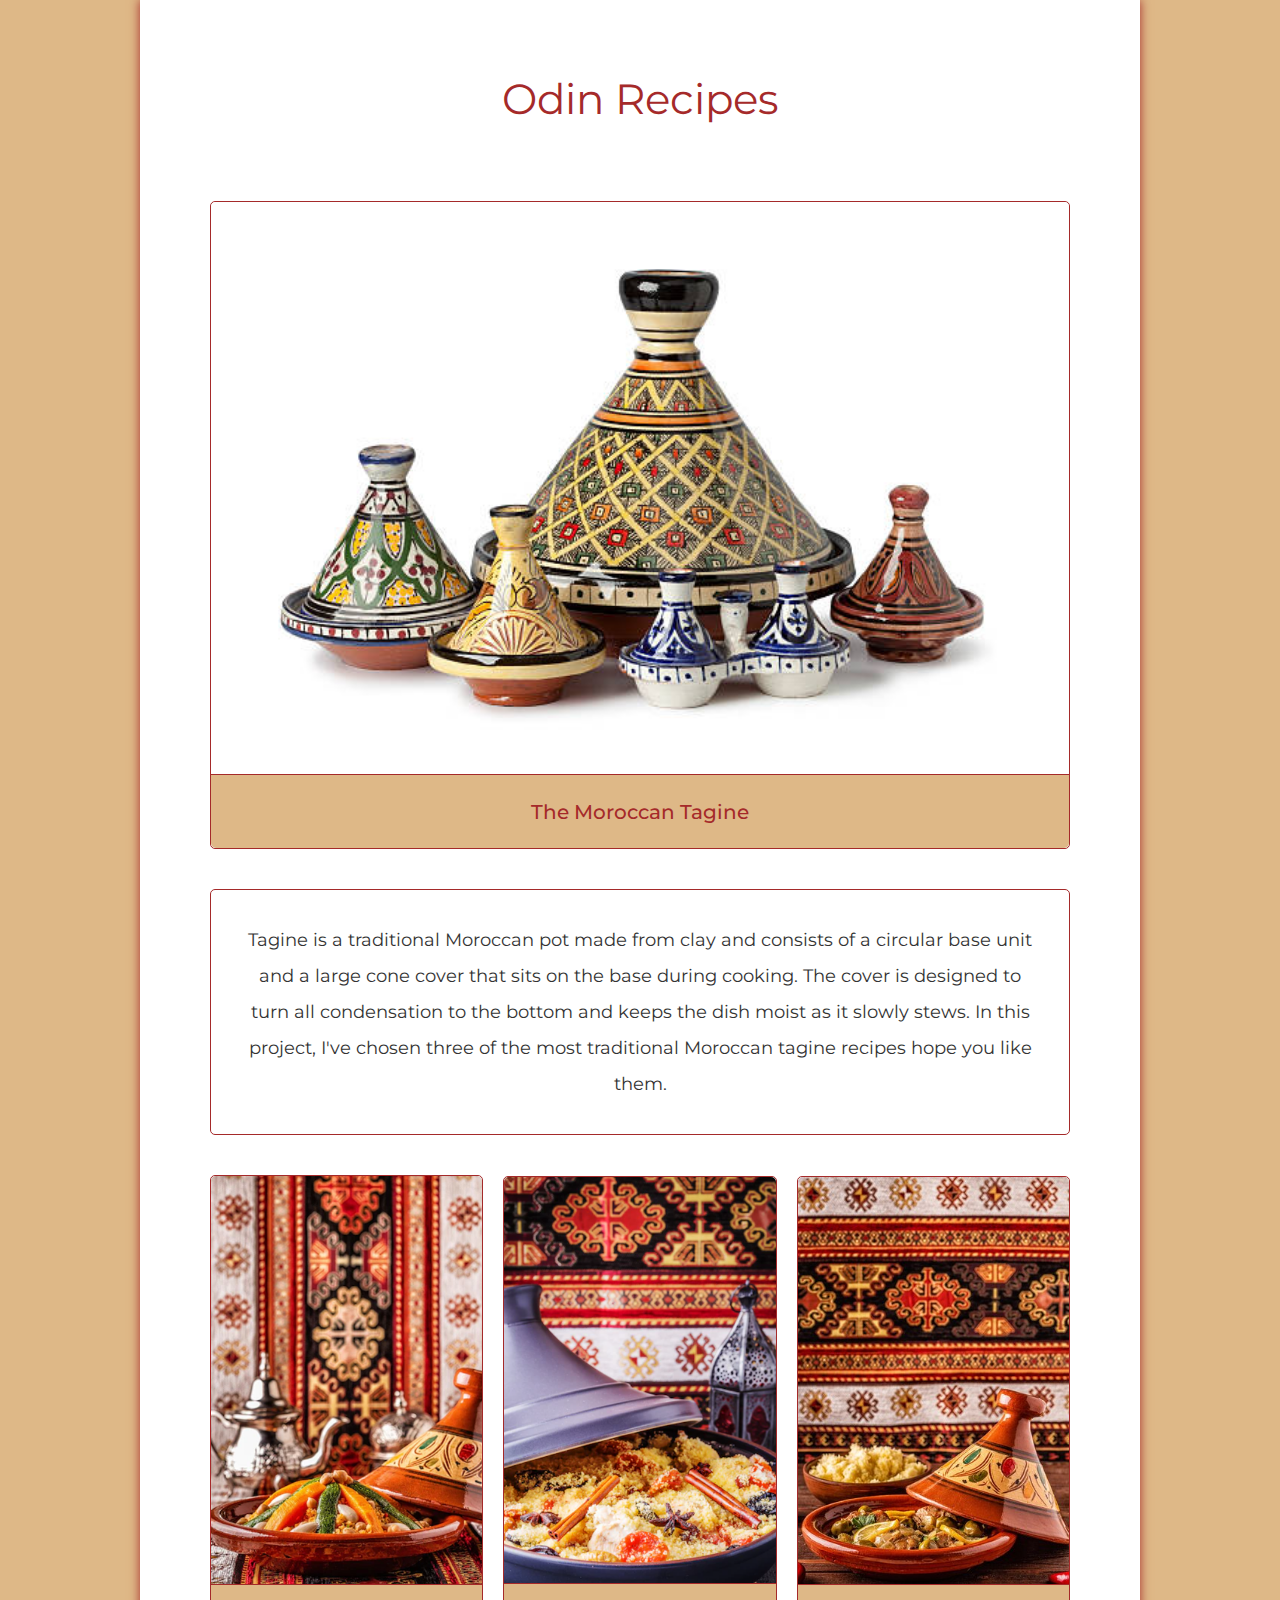
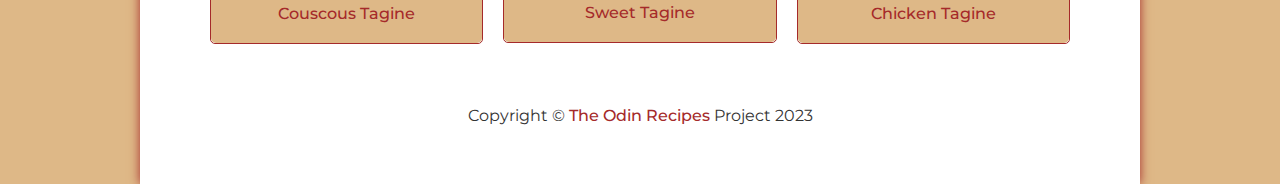
<file: index.html>
<!DOCTYPE html>
<html lang="en">
<head>
    <meta charset="UTF-8">
    <meta http-equiv="X-UA-Compatible" content="IE=edge">
    <meta name="viewport" content="width=device-width, initial-scale=1.0">
    <title>Odin Recipes</title>
    <link rel="icon" type="image/x-icon" href="./images/favicon.png">
    <link rel="stylesheet" href="styles.css">
</head>
<body>
    <main>
        <h1>Odin Recipes</h1>
        <figure>
            <img src="images/tagine.jpg" alt="tagine">
            <figcaption>
                <h2>The Moroccan Tagine</h2>
            </figcaption>
        </figure>
        <p id="description">Tagine is a traditional Moroccan pot made from clay and consists of a circular base unit and a large cone cover that sits on the base during cooking. The cover is designed to turn all condensation to the bottom and keeps the dish moist as it slowly stews. In this project, I've chosen three of the most traditional Moroccan tagine recipes hope you like them.</p>
    <div id="menu">
        <figure>
            <div class="overlay">
                <img src="images/recipe-1.png" alt="couscous tagine">
                <div class="middle">
                    <a href="recipes/couscous-tagine.html">Go to recipe</a>
                </div>
            </div>
            <figcaption>
                <a href="recipes/couscous-tagine.html">Couscous Tagine</a>
            </figcaption>
        </figure>
        <figure>
            <div class="overlay">
                <img src="images/recipe-2.png" alt="sweet tagine">
                <div class="middle">
                    <a href="recipes/sweet-tagine.html">Go to recipe</a>
                </div>
            </div>
            <figcaption>
                <a href="recipes/sweet-tagine.html">Sweet Tagine</a>
            </figcaption>
        </figure>
        <figure >
            <div class="overlay">
                <img src="images/recipe-3.jpg" alt="chicken tagine">
                <div class="middle">
                    <a href="recipes/chicken-tagine.html">Go to recipe</a>
                </div>
            </div>
            <figcaption>
                <a href="recipes/chicken-tagine.html">Chicken Tagine</a>
            </figcaption>
        </figure>
    </div>
        <p id="credit">Copyright &copy; <a href="https://www.theodinproject.com/lessons/foundations-recipes" target="_blank">The Odin Recipes</a> Project 2023</p>
    </main>
</body>
</html>
</file>
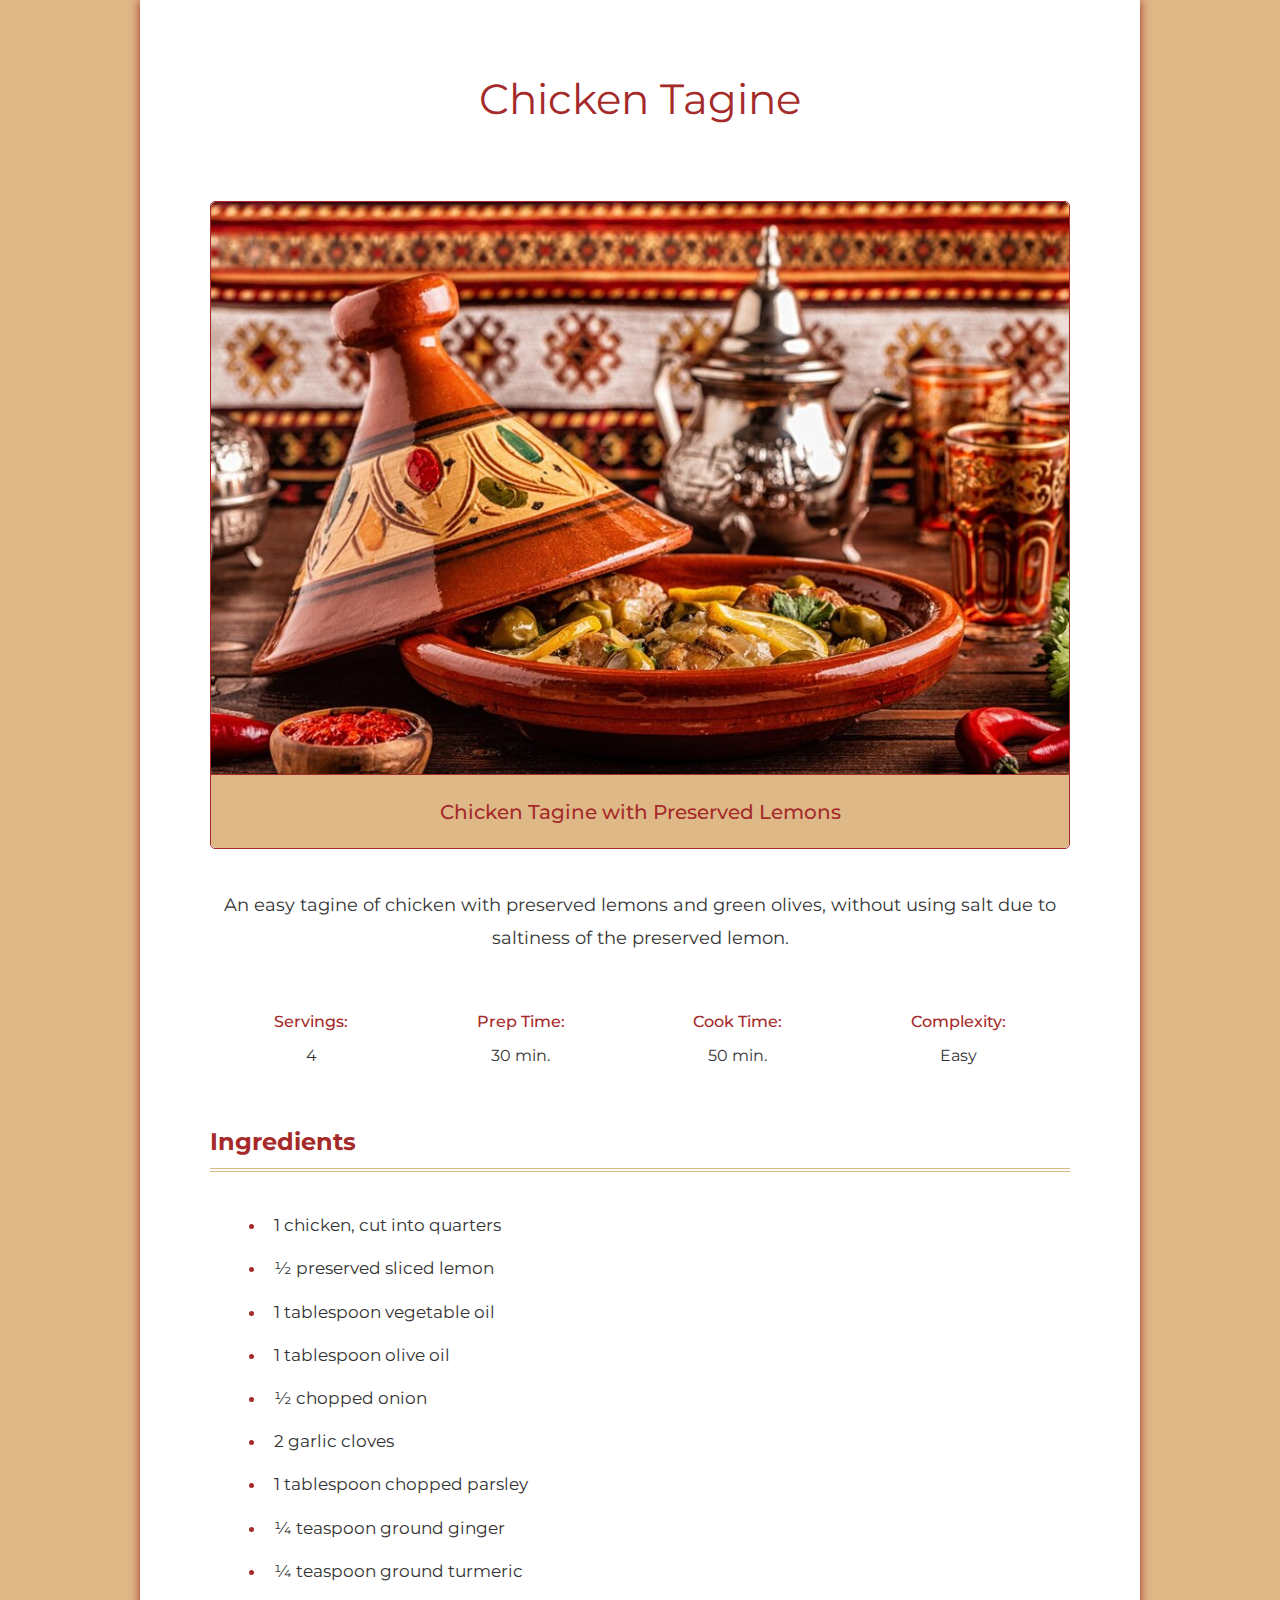
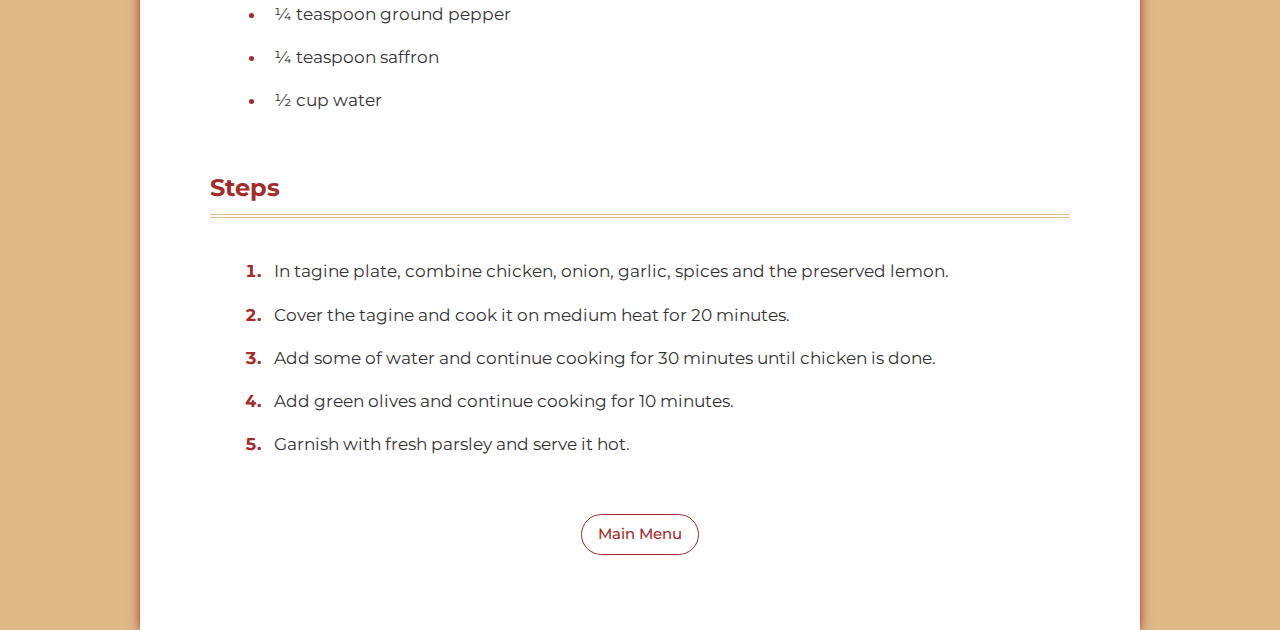
<file: recipes/chicken-tagine.html>
<!DOCTYPE html>
<html lang="en">
<head>
    <meta charset="UTF-8">
    <meta http-equiv="X-UA-Compatible" content="IE=edge">
    <meta name="viewport" content="width=device-width, initial-scale=1.0">
    <title>Chicken Tagine Recipe</title>
    <link rel="icon" type="image/x-icon" href="../images/favicon.png">
    <link rel="stylesheet" href="../styles.css">
</head>
<body>
    <main>
        <h1>Chicken Tagine</h1>
        <figure>
            <img src="../images/chicken-tagine.jpg" alt="chicken tagine">
            <figcaption><h2>Chicken Tagine with Preserved Lemons</h2></figcaption>
        </figure>
        <p class="description">An easy tagine of chicken with preserved lemons and green olives, without using salt due to saltiness of the preserved lemon.</p>
        <div class="details">
            <p><span>Servings:</span> 4</p>
            <p><span>Prep Time:</span> 30 min.</p>
            <p><span>Cook Time:</span> 50 min.</p>
            <p><span>Complexity:</span> Easy</p>
        </div>
        <h3>Ingredients</h3>
        <div class="ingredients">
            <ul>
                <li>1 chicken, cut into quarters</li>
                <li>&#189; preserved sliced lemon</li>
                <li>1 tablespoon vegetable oil</li>
                <li>1 tablespoon olive oil</li>
                <li>&#189; chopped onion</li>
                <li>2 garlic cloves</li>
                <li>1 tablespoon chopped parsley</li>
                <li>&#188; teaspoon ground ginger</li>
                <li>&#188; teaspoon ground turmeric</li>
                <li>&#188; teaspoon ground pepper</li>
                <li>&#188; teaspoon saffron</li>
                <li>&#189; cup water</li>
            </ul>
        </div>
        <h3>Steps</h3>
        <div class="steps">
            <ol>
                <li>In tagine plate, combine chicken, onion, garlic, spices and the preserved lemon.</li>
                <li>Cover the tagine and cook it on medium heat for 20 minutes.</li>
                <li>Add some of water and continue cooking for 30 minutes until chicken is done.</li>
                <li>Add green olives and continue cooking for 10 minutes.</li>
                <li>Garnish with fresh parsley and serve it hot.</li>
            </ol>
        </div>
        <div class="links">
            <a href="../index.html">Main Menu</a>
        </div>
    </main>
</body>
</html>
</file>
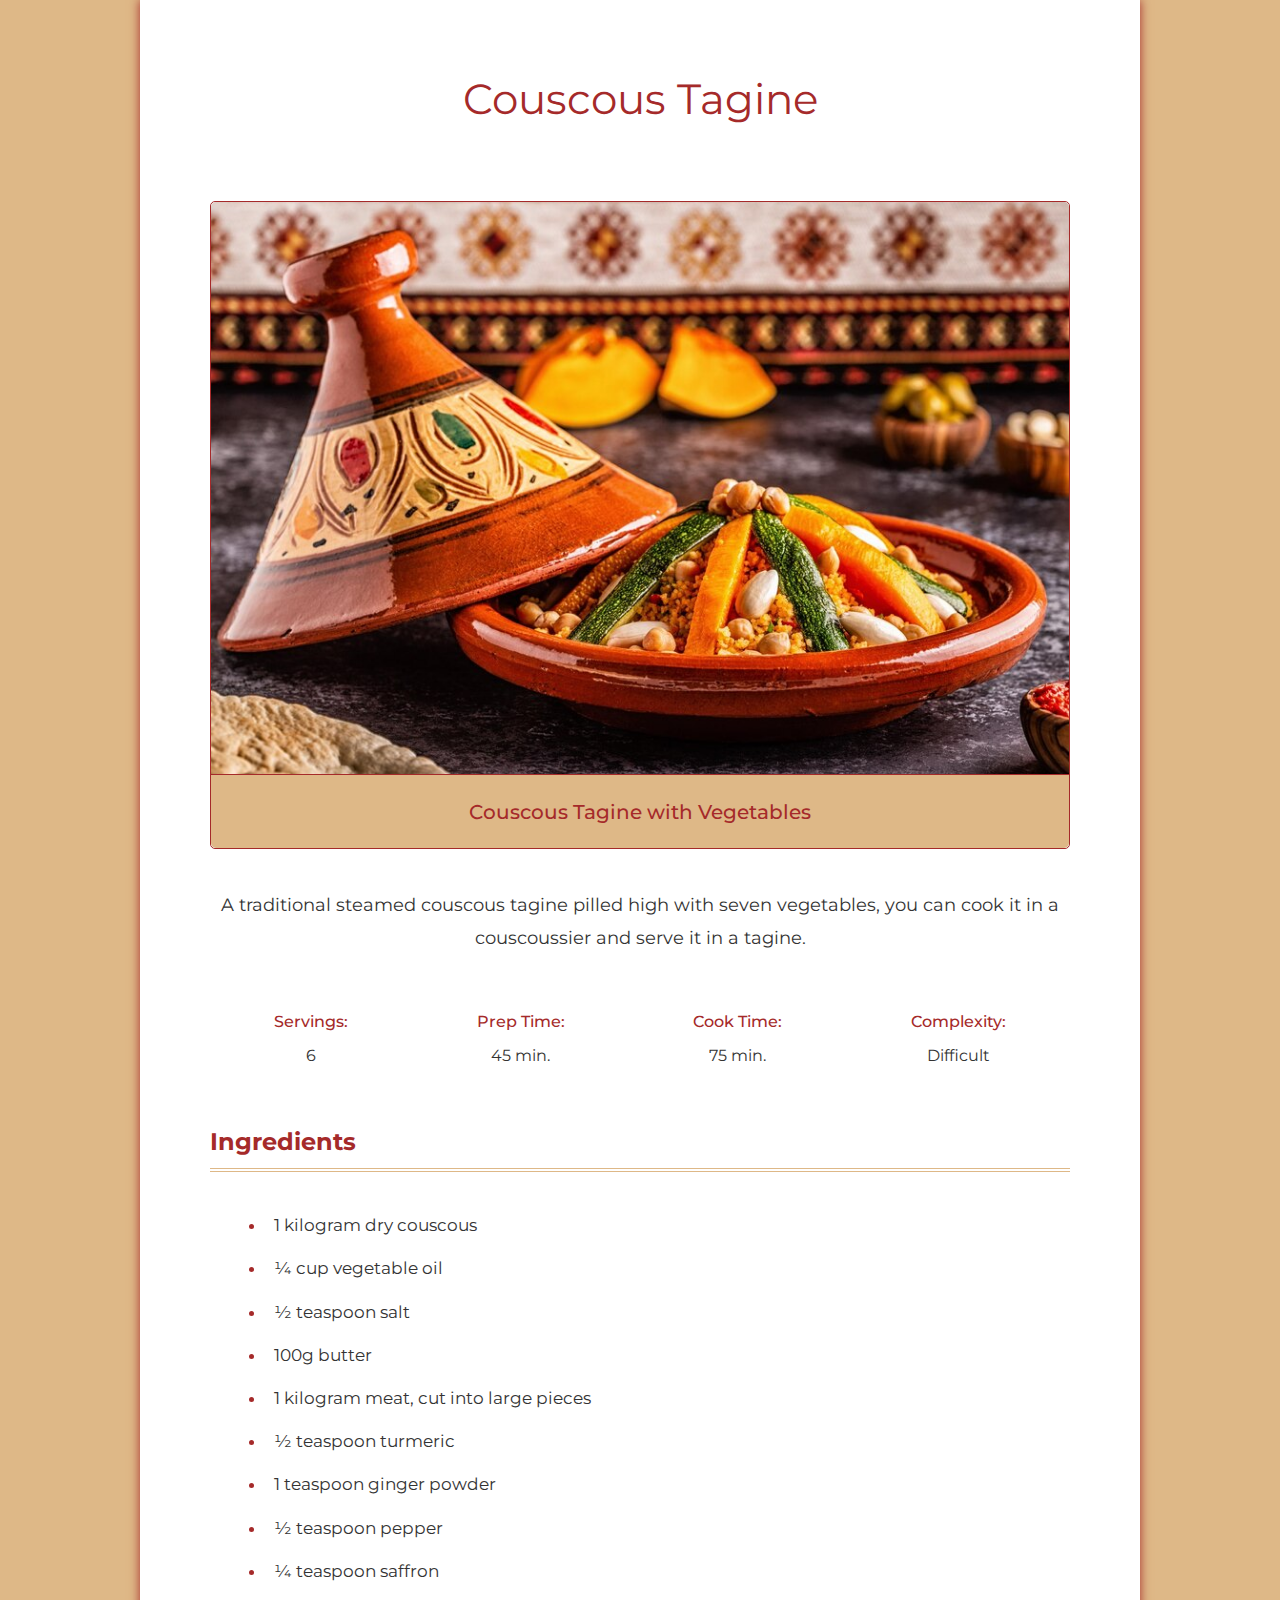
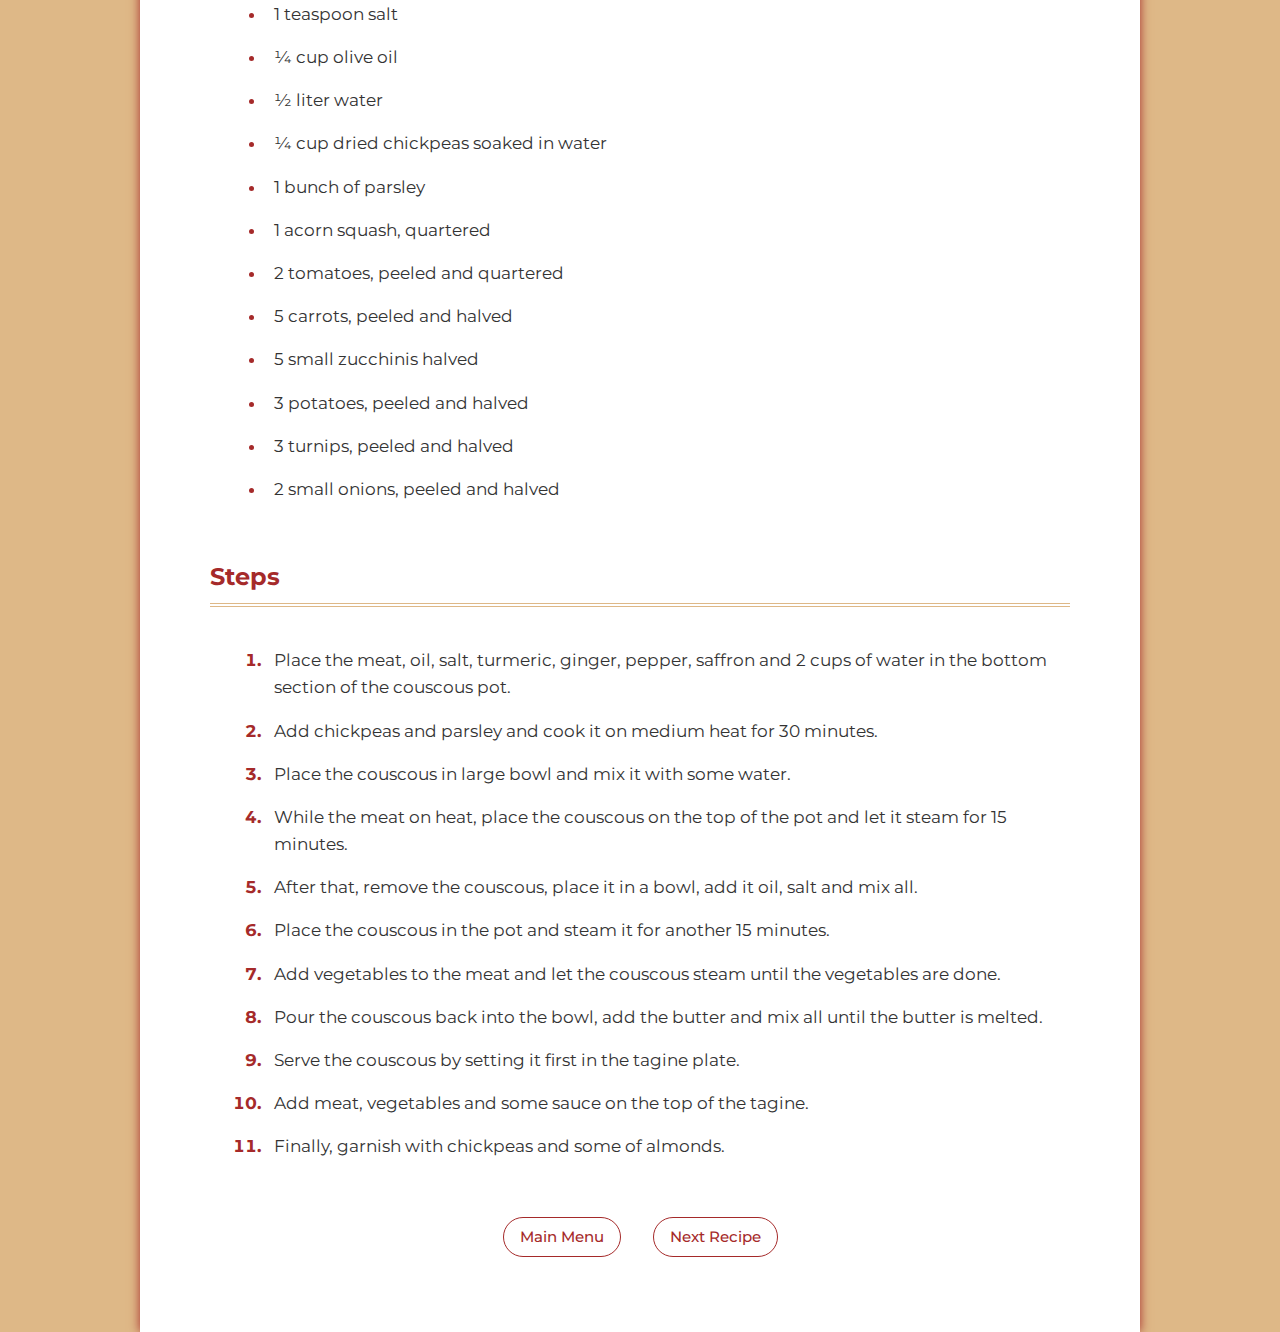
<file: recipes/couscous-tagine.html>
<!DOCTYPE html>
<html lang="en">
<head>
    <meta charset="UTF-8">
    <meta http-equiv="X-UA-Compatible" content="IE=edge">
    <meta name="viewport" content="width=device-width, initial-scale=1.0">
    <title>Couscous Tagine Recipe</title>
    <link rel="icon" type="image/x-icon" href="../images/favicon.png">
    <link rel="stylesheet" href="../styles.css">
</head>
<body>
    <main>
        <h1>Couscous Tagine</h1>
        <figure>
            <img src="../images/couscous-tagine.jpg" alt="couscous tagine">
            <figcaption><h2>Couscous Tagine with Vegetables</h2></figcaption>
        </figure>
        <p class="description">A traditional steamed couscous tagine pilled high with seven vegetables, you can cook it in a couscoussier and serve it in a tagine.</p>
        <div class="details">
            <p><span>Servings:</span> 6</p>
            <p><span>Prep Time:</span> 45 min.</p>
            <p><span>Cook Time:</span> 75 min.</p>
            <p><span>Complexity:</span> Difficult</p>
        </div>
        <h3>Ingredients</h3>
        <div class="ingredients">
        <ul>
            <li>1 kilogram dry couscous</li>
            <li>&#188; cup vegetable oil</li>
            <li>&#189; teaspoon salt</li>
            <li>100g butter</li>
            <li>1 kilogram meat, cut into large pieces</li>
            <li>&#189; teaspoon turmeric</li>
            <li>1 teaspoon ginger powder</li>
            <li>&#189; teaspoon pepper</li>
            <li>&#188; teaspoon saffron</li>
            <li>1 teaspoon salt</li>
            <li>&#188; cup olive oil</li>
            <li>&#189; liter water</li>
            <li>&#188; cup dried chickpeas soaked in water</li>
            <li>1 bunch of parsley</li>
            <li>1 acorn squash, quartered</li>
            <li>2 tomatoes, peeled and quartered</li>
            <li>5 carrots, peeled and halved</li>
            <li>5 small zucchinis halved</li>
            <li>3 potatoes, peeled and halved</li>
            <li>3 turnips, peeled and halved</li>
            <li>2 small onions, peeled and halved</li>
        </ul>
        </div>
        <h3>Steps</h3>
        <div class="steps">
        <ol>
            <li>Place the meat, oil, salt, turmeric, ginger, pepper, saffron and 2 cups of water in the bottom section of the couscous pot.</li>
            <li>Add chickpeas and parsley and cook it on medium heat for 30 minutes.</li>
            <li>Place the couscous in large bowl and mix it with some water.</li>
            <li>While the meat on heat, place the couscous on the top of the pot and let it steam for 15 minutes.</li>
            <li>After that, remove the couscous, place it in a bowl, add it oil, salt and mix all.</li>
            <li>Place the couscous in the pot and steam it for another 15 minutes.</li>
            <li>Add vegetables to the meat and let the couscous steam until the vegetables are done.</li>
            <li>Pour the couscous back into the bowl, add the butter and mix all until the butter is melted.</li>
            <li>Serve the couscous by setting it first in the tagine plate.</li>
            <li>Add meat, vegetables and some sauce on the top of the tagine.</li>
            <li>Finally, garnish with chickpeas and some of almonds.</li>
        </ol>
        </div>
        <div class="links">
            <a href="../index.html">Main Menu</a>
            <a href="./sweet-tagine.html">Next Recipe</a>
        </div>
    </main>
</body>
</html>
</file>
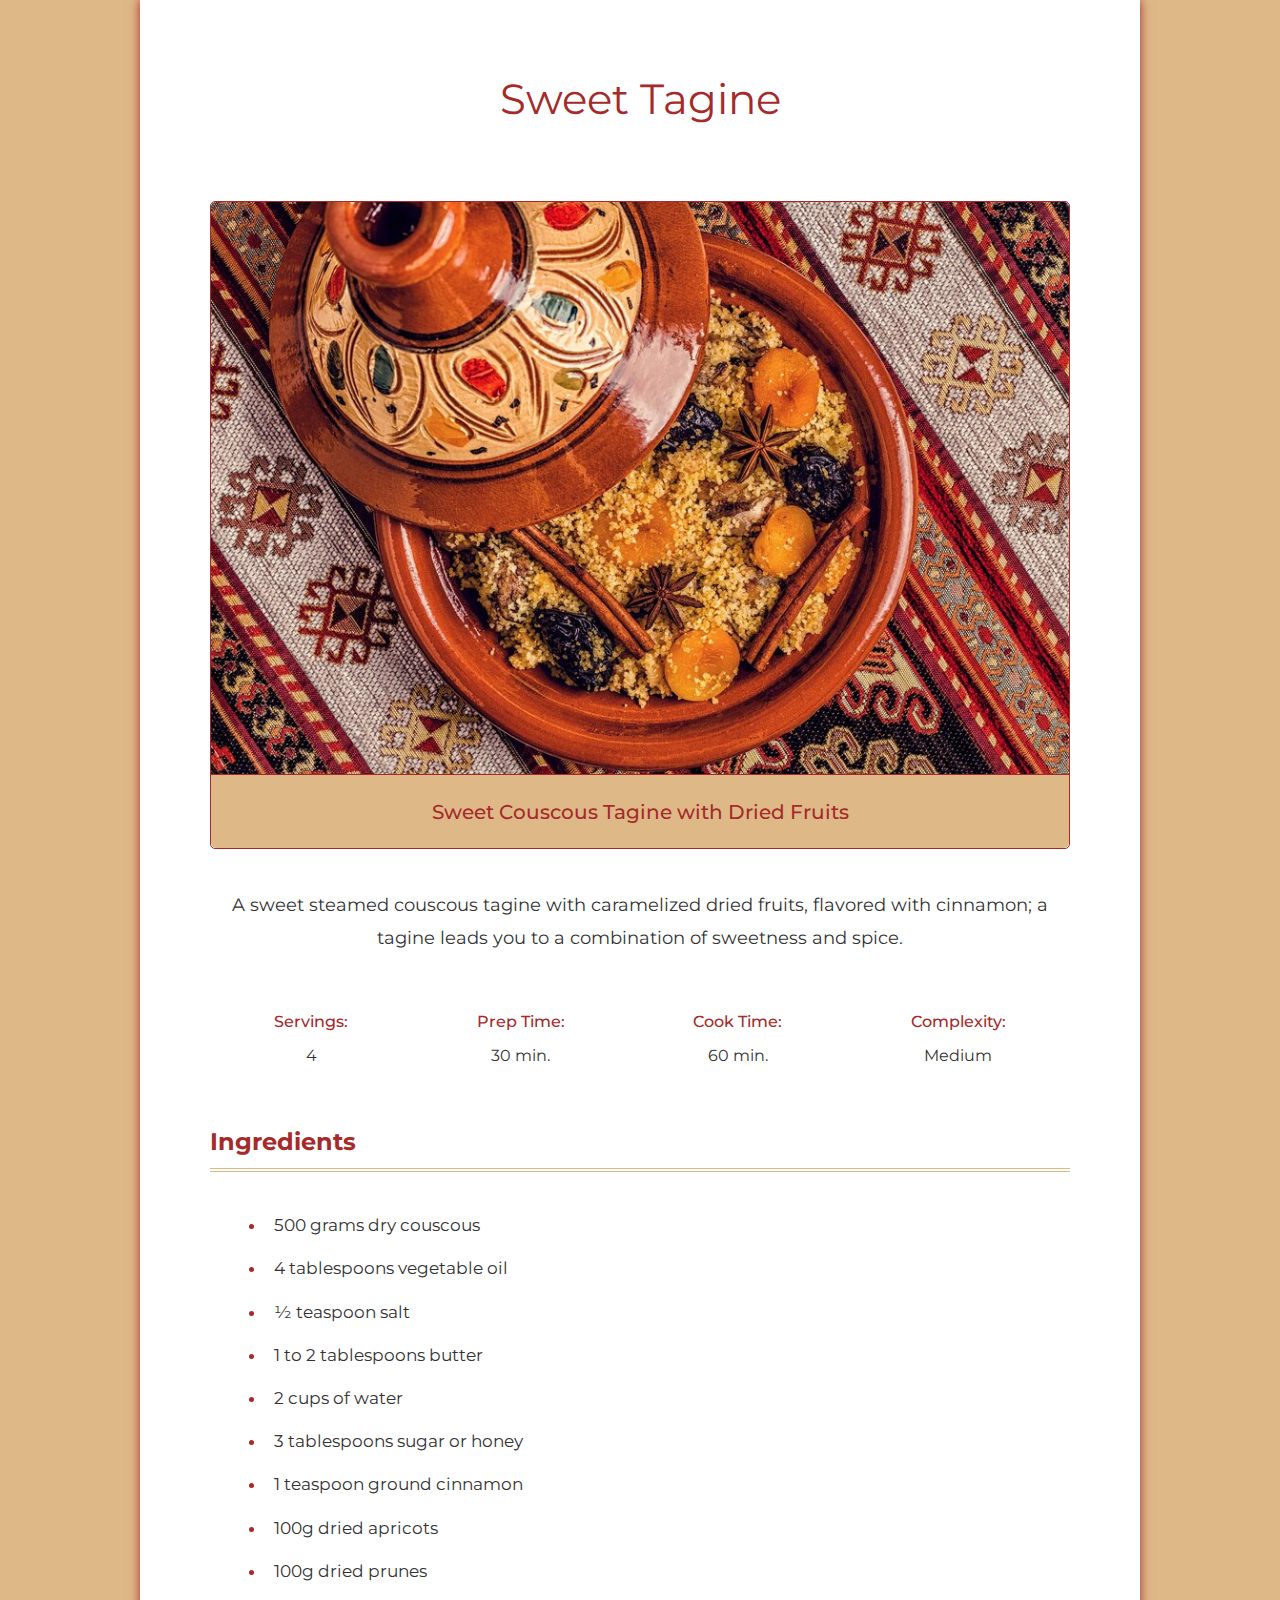
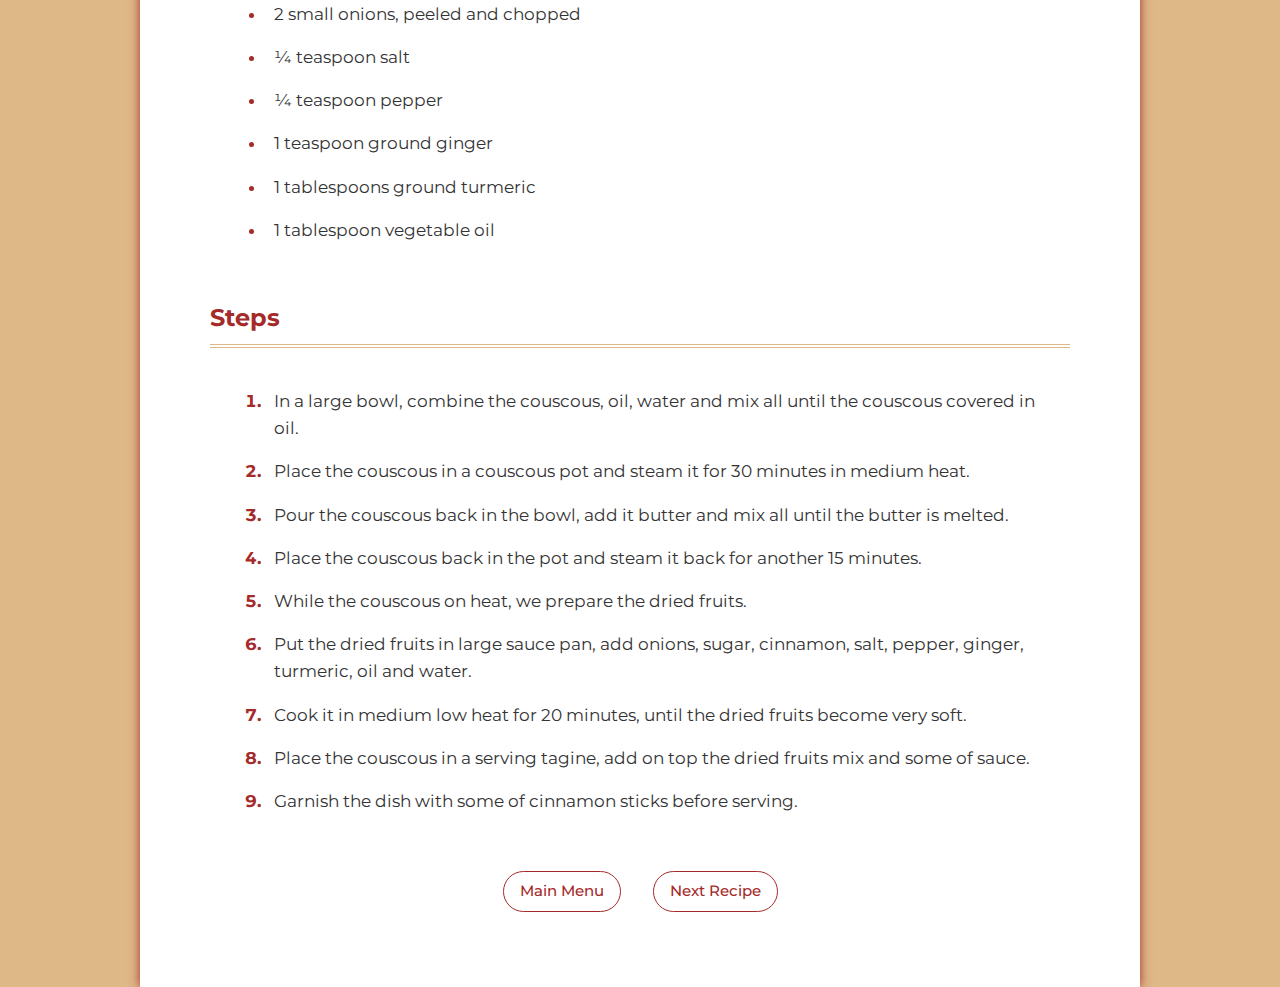
<file: recipes/sweet-tagine.html>
<!DOCTYPE html>
<html lang="en">
<head>
    <meta charset="UTF-8">
    <meta http-equiv="X-UA-Compatible" content="IE=edge">
    <meta name="viewport" content="width=device-width, initial-scale=1.0">
    <title>Sweet Tagine Recipe</title>
    <link rel="icon" type="image/x-icon" href="../images/favicon.png">
    <link rel="stylesheet" href="../styles.css">
</head>
<body>
    <main>
        <h1>Sweet Tagine</h1>
        <figure>
            <img src="../images/sweet-tagine.jpg" alt="sweet tagine">
            <figcaption><h2>Sweet Couscous Tagine with Dried Fruits</h2></figcaption>
        </figure>
        <p class="description">A sweet steamed couscous tagine with caramelized dried fruits, flavored with cinnamon; a tagine leads you to a combination of sweetness and spice.</p>
        <div class="details">
            <p><span>Servings:</span> 4</p>
            <p><span>Prep Time:</span> 30 min.</p>
            <p><span>Cook Time:</span> 60 min.</p>
            <p><span>Complexity:</span> Medium</p>
        </div>
        <h3>Ingredients</h3>
        <div class="ingredients">
            <ul>
                <li>500 grams dry couscous</li>
                <li>4 tablespoons vegetable oil</li>
                <li>&#189; teaspoon salt</li>
                <li>1 to 2 tablespoons butter</li>
                <li>2 cups of water</li>
                <li>3 tablespoons sugar or honey</li>
                <li>1 teaspoon ground cinnamon</li>
                <li>100g dried apricots</li>
                <li>100g dried prunes</li>
                <li>2 small onions, peeled and chopped</li>
                <li>&#188; teaspoon salt</li>
                <li>&#188; teaspoon pepper</li>
                <li>1 teaspoon ground ginger</li>
                <li>1 tablespoons ground turmeric</li>
                <li>1 tablespoon vegetable oil</li>
            </ul>
        </div>
        <h3>Steps</h3>
        <div class="steps">
            <ol>
                <li>In a large bowl, combine the couscous, oil, water and mix all until the couscous covered in oil.</li>
                <li>Place the couscous in a couscous pot and steam it for 30 minutes in medium heat.</li>
                <li>Pour the couscous back in the bowl, add it butter and mix all until the butter is melted.</li>
                <li>Place the couscous back in the pot and steam it back for another 15 minutes.</li>
                <li>While the couscous on heat, we prepare the dried fruits.</li>
                <li>Put the dried fruits in large sauce pan, add onions, sugar, cinnamon, salt, pepper, ginger, turmeric, oil and water.</li>
                <li>Cook it in medium low heat for 20 minutes, until the dried fruits become very soft.</li>
                <li>Place the couscous in a serving tagine, add on top the dried fruits mix and some of sauce.</li>
                <li>Garnish the dish with some of cinnamon sticks before serving.</li>
            </ol>
        </div>
        <div class="links">
            <a href="../index.html">Main Menu</a>
            <a href="./chicken-tagine.html">Next Recipe</a>
        </div>
    </main>
</body>
</html>
</file>
<file: styles.css>
/* Google_Font_import */

@import url('https://fonts.googleapis.com/css2?family=Montserrat:wght@400;500;600;700&display=swap');

/* Start_variables */

:root {
    --main-color: #A52A2A;
    --bg-color: #DEB887;
    --font-color: #333333;
    --light-color: #FFFFFF;
    --main-border: 1px solid #A52A2A;
    --main-border-radius: 5px;
    --img-border-radius: 5px 5px 0 0;
    --figcaption-border-radius: 0 0 5px 5px;
    --link-border-radius: 50px;
    --main-duration: 0.3s ease;
}

/* End_variables */
/* Start_General_Styles */

* {
    box-sizing: border-box;
}
body {
    background-color: var(--bg-color);
    color: var(--font-color);
    padding: 0;
    margin: 0;
    font-size: 1rem;
    line-height: 1.5;
    font-family: 'Montserrat', sans-serif;
}
main {
    background-color: var(--light-color);
    padding: 40px 70px;
    margin: 0 auto;
    max-width: 1000px;
    min-height: 100vh;
    box-shadow: 0 0 10px var(--main-color);
}
img {
    margin: 0 auto;
    width: 100%;
    height: auto;
    display: block;
    border-radius: var(--img-border-radius);
    -webkit-border-radius: var(--img-border-radius);
    -moz-border-radius: var(--img-border-radius);
    -ms-border-radius: var(--img-border-radius);
    -o-border-radius: var(--img-border-radius);
}
h1,
h2 {
    color: var(--main-color);
    text-align: center;
}
h1 {
    padding-bottom: 42px;
    font-weight: 400;
    font-size: 2.625rem;  
}
figure {
    color: var(--main-color);
    margin: 0 auto;
    width: 100%;
    text-align: center;
    border: var(--main-border);
    border-radius: var(--main-border-radius);
    -webkit-border-radius: var(--main-border-radius);
    -moz-border-radius: var(--main-border-radius);
    -ms-border-radius: var(--main-border-radius);
    -o-border-radius: var(--main-border-radius);
}
figcaption {
    background-color: var(--bg-color);
    padding: 5px 0;
    border-top: var(--main-border);
    border-radius: var(--figcaption-border-radius);
    -webkit-border-radius: var(--figcaption-border-radius);
    -moz-border-radius: var(--figcaption-border-radius);
    -ms-border-radius: var(--figcaption-border-radius);
    -o-border-radius: var(--figcaption-border-radius);
}
h2 {
    font-weight: 500;
    font-size: 1.25rem;  
}
a {
    font-weight: 500;
    text-align: center;
    text-decoration: none;
    display: block;
}

/* Start_General_Media_Query */

@media (max-width: 991px) {
    main {
        width: 100%;
        padding: 40px 20px 60px;
    }
    h1 {
        font-size: 2.25rem; 
    }
}
@media (max-width: 767px) {
    main {
        padding: 40px 16px 60px;
    }
    h1 {
        font-size: 1.75rem;
    }
    h2 {
        font-size: 1.125rem;
    }
}

/* End_General_Media_Query */
/* End_General_Styles */
/* Start_Main_Page */

main #description {
    padding: 32px;
    margin: 40px 0;
    font-size: 1.125rem;
    line-height: 2;
    text-align: center;
    border: var(--main-border);
    border-radius: var(--main-border-radius);
    -webkit-border-radius: var(--main-border-radius);
    -moz-border-radius: var(--main-border-radius);
    -ms-border-radius: var(--main-border-radius);
    -o-border-radius: var(--main-border-radius);
}
main #menu {
    width: 100%;
    display: flex;
    justify-content: space-between;
    align-items: center;
    gap: 20px;
}
main #menu figure {
    width: calc(100% / 3);
}
main #menu figure figcaption a {
    color: var(--main-color);
    padding: 12px 16px;
}

/* Start_Menu_OVERLAY */

main #menu .overlay {
    position: relative;
}
main #menu .overlay img {
    opacity: 1;
    transition: var(--main-duration);
    -webkit-transition: var(--main-duration);
    -moz-transition: var(--main-duration);
    -ms-transition: var(--main-duration);
    -o-transition: var(--main-duration);
}
main #menu .overlay .middle {
    text-align: center;
    position: absolute;
    top: 50%;
    left: 50%;
    transform: translate(-50%, -50%);
    -webkit-transform: translate(-50%, -50%);
    -moz-transform: translate(-50%, -50%);
    -ms-transform: translate(-50%, -50%);
    -o-transform: translate(-50%, -50%);
    transition: var(--main-duration);
    -webkit-transition: var(--main-duration);
    -moz-transition: var(--main-duration);
    -ms-transition: var(--main-duration);
    -o-transition: var(--main-duration);
    opacity: 0;
}
main #menu .overlay .middle a {
    background-color: var(--main-color);
    color: var(--light-color);
    padding: 8px 16px;
    font-size: 0.9375rem;
    border-radius: var(--link-border-radius);
    -webkit-border-radius: var(--link-border-radius);
    -moz-border-radius: var(--link-border-radius);
    -ms-border-radius: var(--link-border-radius);
    -o-border-radius: var(--link-border-radius);
}
main #menu figure:hover img {
    opacity: 0.3;
}
main #menu figure:hover .middle {
    opacity: 1;
}

/* END_Menu_OVERLAY */
/* Start_Main_Media_Query */

@media (max-width: 767px) {
    main #description {
        padding: 16px;
    }
    main #menu {
        flex-direction: column;
    }
    main #menu figure {
        max-width: 380px;
        width: 100%;
    }
}

/* End_Main_Media_Query */

main #credit {
    margin-top: 60px;
    text-align: center;
}
main #credit a {
    color: var(--main-color);
    display: inline-block;
}
main #credit a:hover {
    text-decoration: underline;
}

/* End_Main_Page */
/* Start_Recipes_Pages */

main .description {
    font-size: 1.125rem;
    margin: 40px 0;
    line-height: 1.8;
    text-align: center;
}
main .details {
    margin-bottom: 40px;
    text-align: center;
    display: flex;
    flex-wrap: wrap;
    justify-content: space-around;
}

@media (max-width: 767px) {
    main .description {
        text-align: center;
    }
    main .details p {
        flex-basis: 50%;
    }
}
main .details span {
    color: var(--main-color);
    margin-bottom: 10px;
    display: block;
    font-weight: 500;
}
main h3 {
    color: var(--main-color);
    padding-bottom: 8px;
    margin-bottom: 16px; 
    font-weight: 700;
    font-size: 1.5rem;
    border-bottom: 4px double var(--bg-color);
}
main .ingredients,
main .steps {
    margin-bottom: 32px;
    padding: 8px 16px;
}
main li {
    padding-left: 8px;
    margin-bottom: 16px;
    font-size: 1.0625rem;
    line-height: 1.6;
}
main li::marker {
    color: var(--main-color);
    font-weight: 700;
} 
main .links {
    display: flex;
    justify-content: center;
    margin-bottom: 35px;
}
main .links a {
    background-color: var(--light-color);
    color: var(--main-color);
    padding: 8px 16px;
    margin: 0 16px;
    font-size: 0.9375rem;
    border: var(--main-border);
    border-radius: var(--link-border-radius);
    -webkit-border-radius: var(--link-border-radius);
    -moz-border-radius: var(--link-border-radius);
    -ms-border-radius: var(--link-border-radius);
    -o-border-radius: var(--link-border-radius);
    transition: var(--main-duration);
    -webkit-transition: var(--main-duration);
    -moz-transition: var(--main-duration);
    -ms-transition: var(--main-duration);
    -o-transition: var(--main-duration);
}
main .links a:hover {
    background-color: var(--main-color);
    color: var(--light-color);
}
/* End_Recipes_Pages */
</file>
